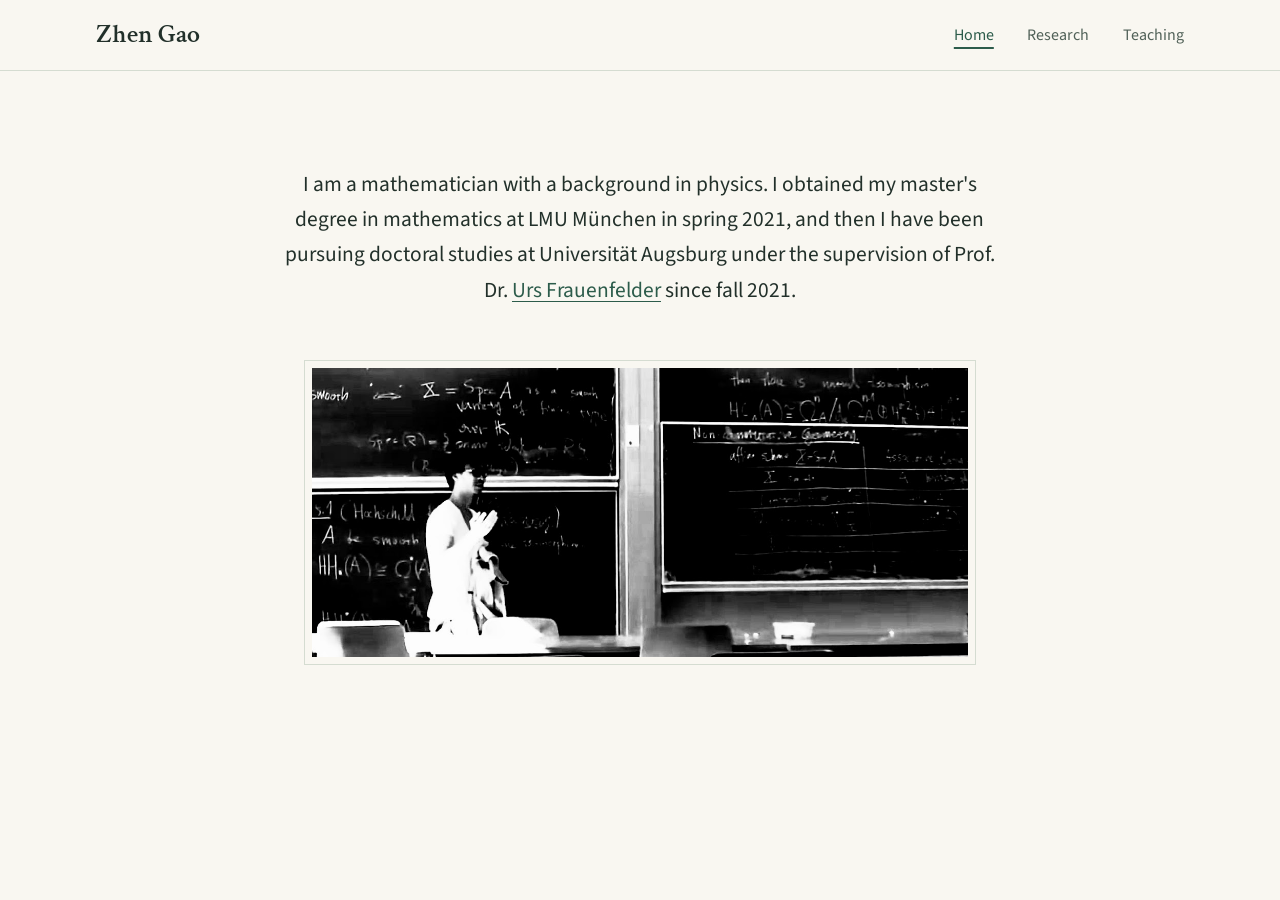
<file: index.html>
<!doctype html>
<html lang="en">
<head>
  <meta charset="utf-8">
  <meta name="viewport" content="width=device-width, initial-scale=1">
  <meta name="description" content="Academic homepage of Zhen Gao, mathematician with a background in physics.">
  <title>Zhen Gao</title>
  <link rel="canonical" href="https://tomegam.github.io/">
  <link rel="preconnect" href="https://fonts.googleapis.com">
  <link rel="preconnect" href="https://fonts.gstatic.com" crossorigin>
  <link rel="stylesheet" href="https://fonts.googleapis.com/css2?family=Crimson+Text:wght@400;600&amp;family=Source+Sans+3:wght@400..650&amp;display=swap">
  <link rel="stylesheet" href="styles.css?v=2">
</head>
<body>
  <a class="skip-link" href="#main">Skip to main content</a>
  <header class="site-header">
    <div class="wrap masthead">
      <h1 class="wordmark"><a href="index.html">Zhen Gao</a></h1>
      <nav class="site-nav" aria-label="Main navigation">
        <a href="index.html" aria-current="page">Home</a>
        <a href="research.html">Research</a>
        <a href="teaching.html">Teaching</a>
      </nav>
    </div>
  </header>
  <main id="main" class="wrap" tabindex="-1">
    <p class="intro">I am a mathematician with a background in physics. I obtained my master's degree in mathematics at LMU München in spring 2021, and then I have been pursuing doctoral studies at Universität Augsburg under the supervision of Prof. Dr. <a href="https://www.uni-augsburg.de/en/fakultaet/mntf/math/prof/geom/urs-frauenfelder/">Urs Frauenfelder</a> since fall 2021.</p>
    <figure class="portrait">
      <img src="portrait.jpg" width="1280" height="564" alt="Zhen Gao standing in front of chalkboards covered with mathematics" fetchpriority="high">
    </figure>
  </main>
</body>
</html>
</file>
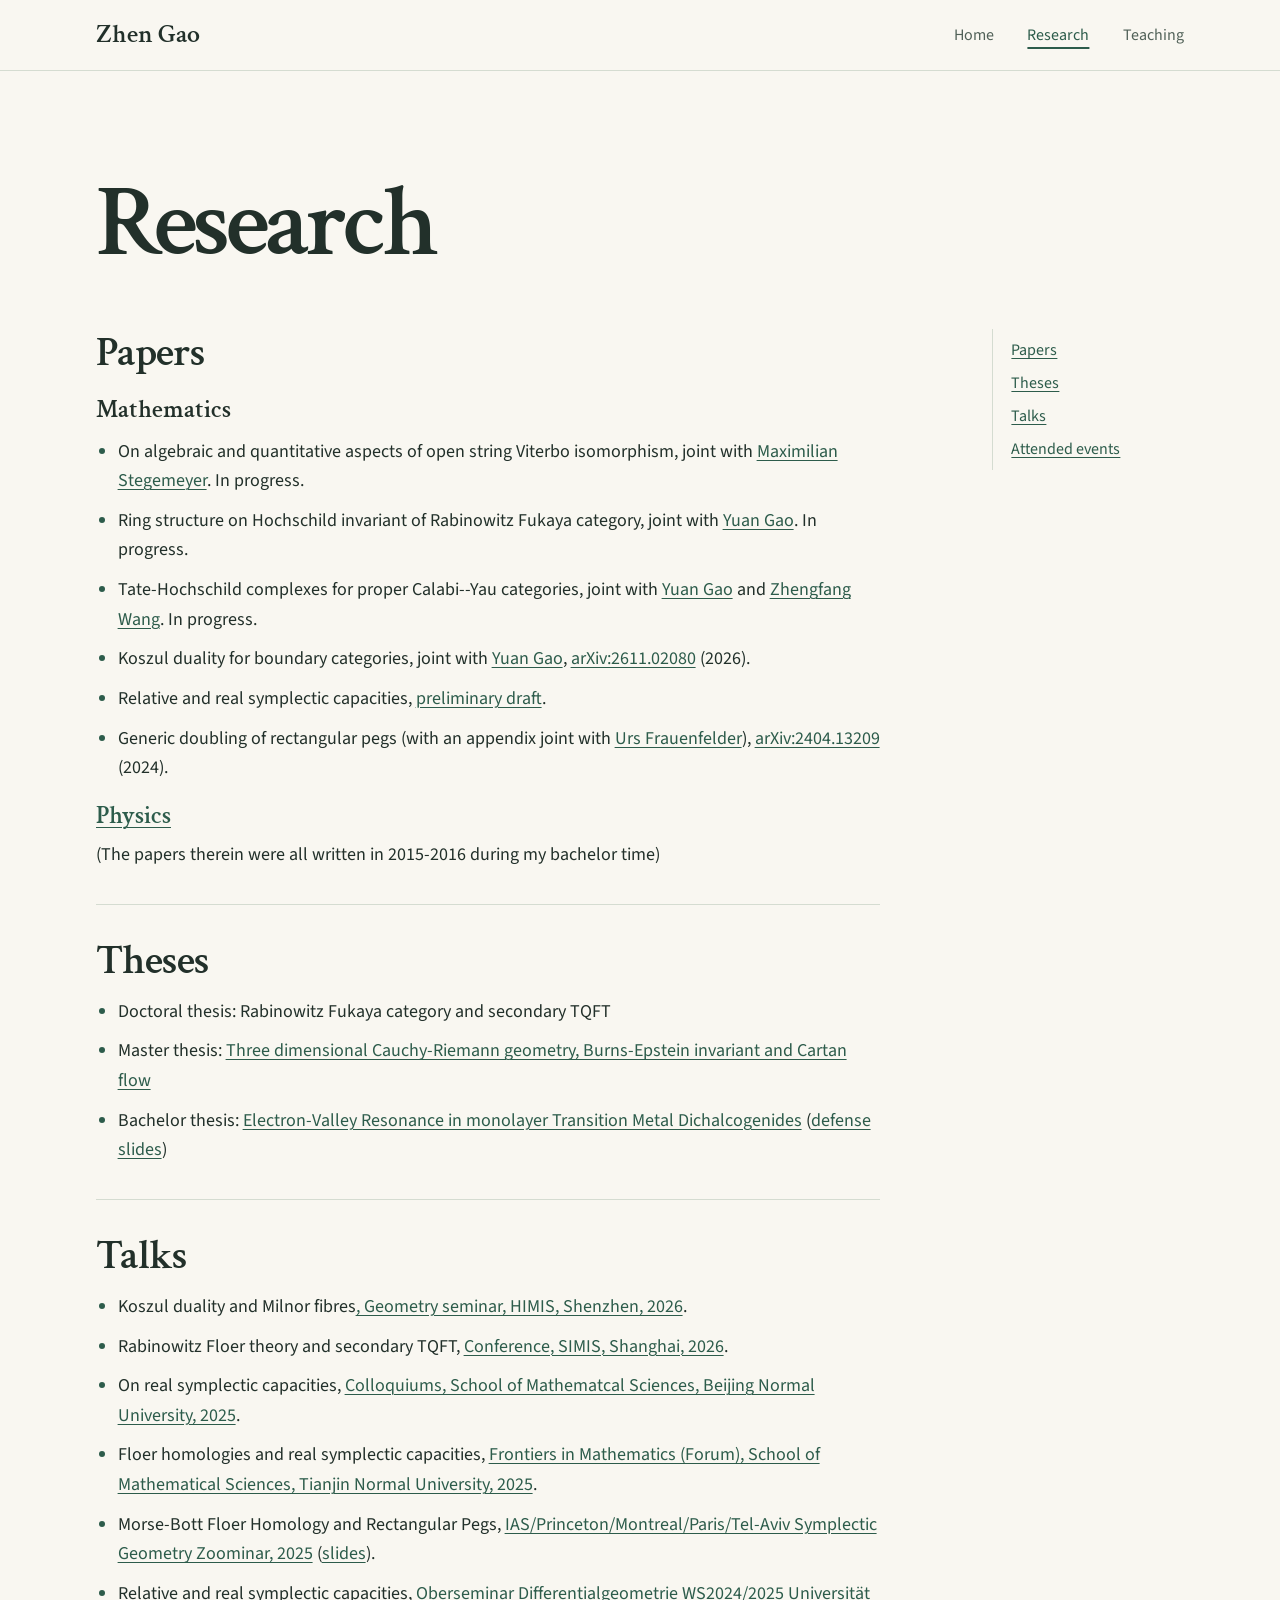
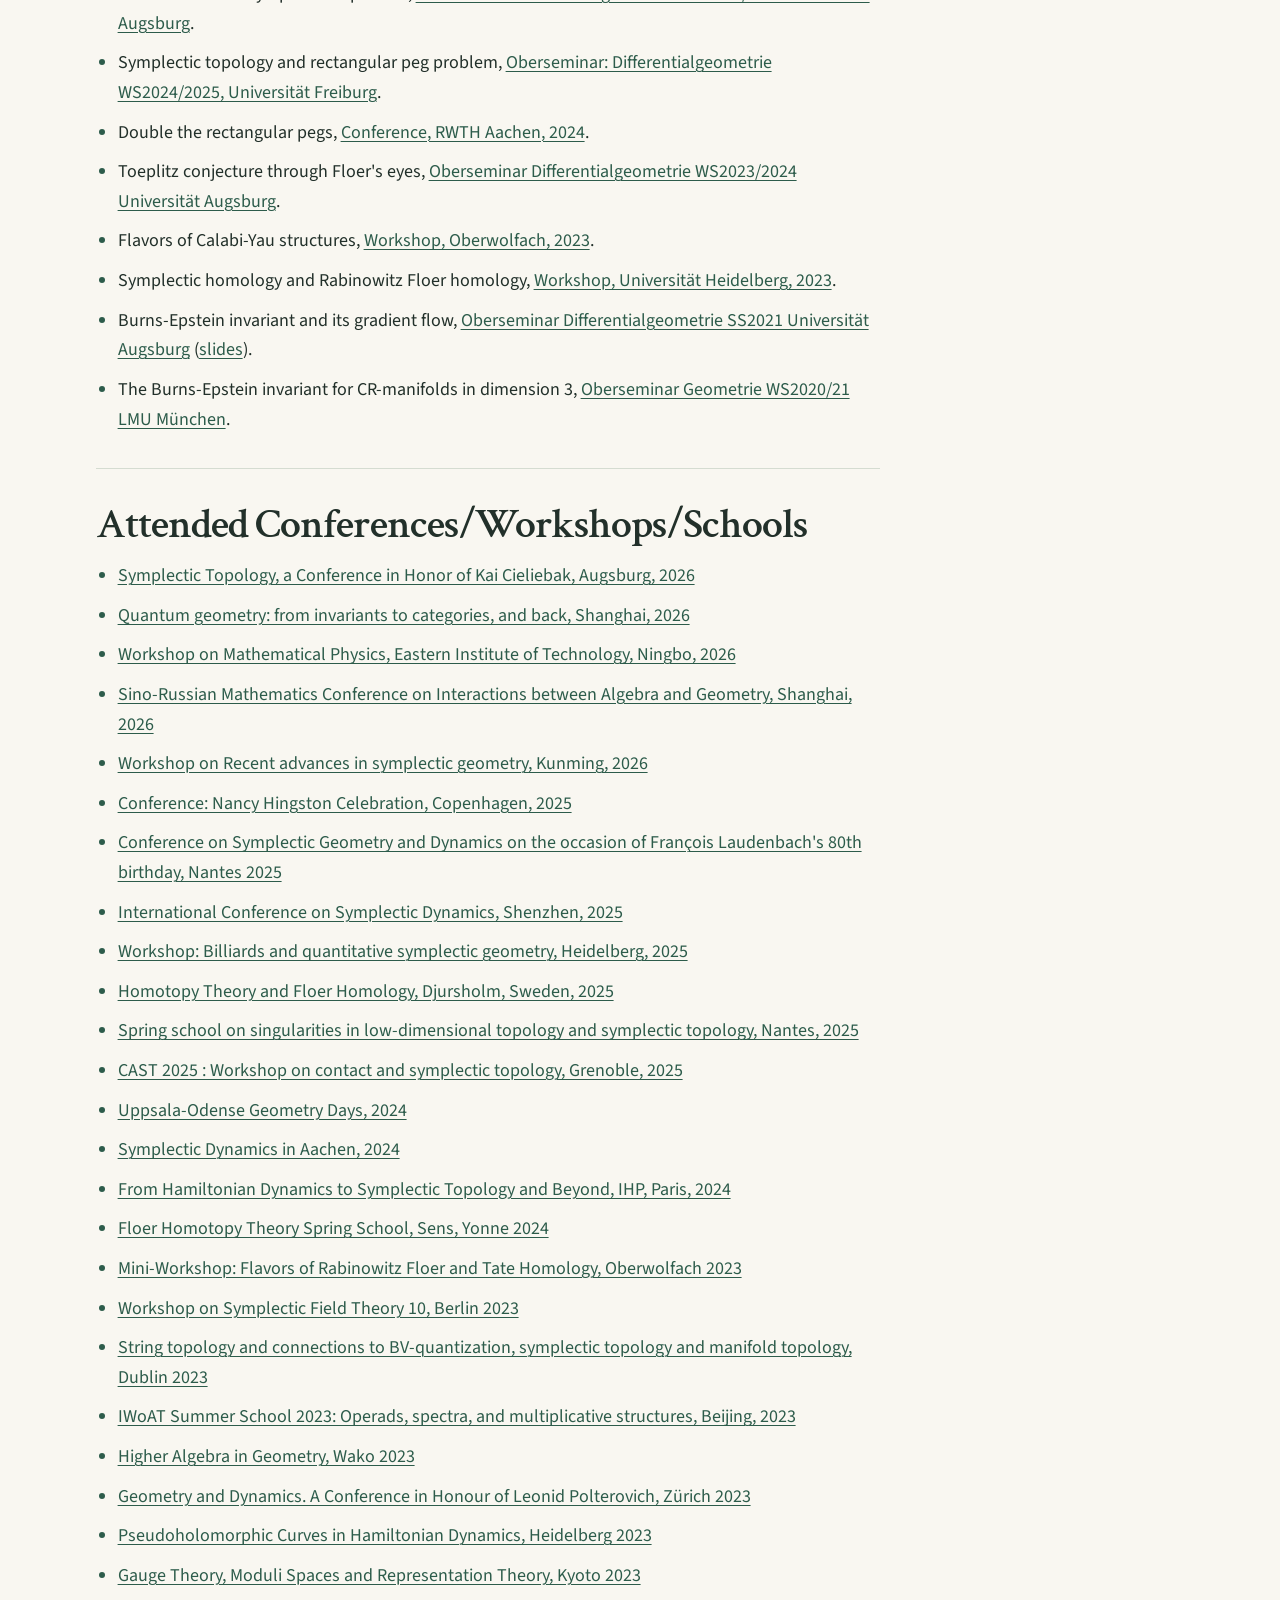
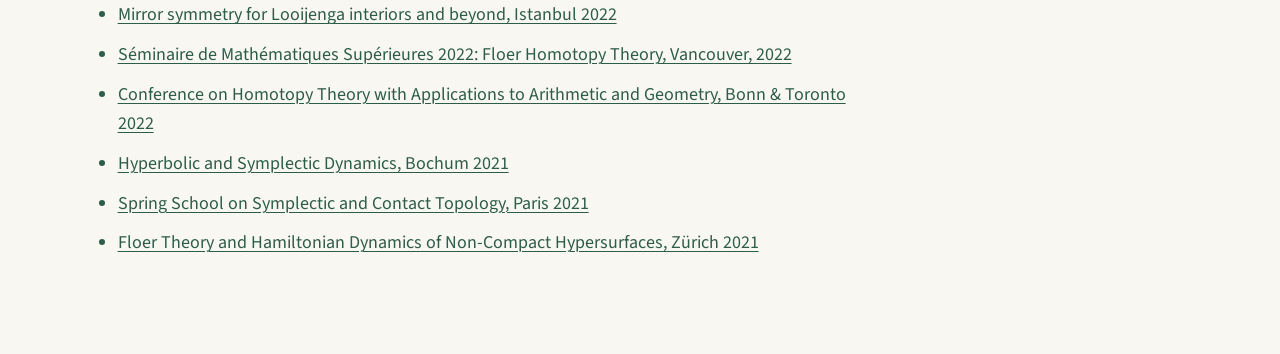
<file: research.html>
<!doctype html>
<html lang="en">
<head>
  <meta charset="utf-8">
  <meta name="viewport" content="width=device-width, initial-scale=1">
  <meta name="description" content="Mathematics and physics papers, theses, talks, and conferences from Zhen Gao.">
  <title>Research | Zhen Gao</title>
  <link rel="canonical" href="https://tomegam.github.io/research.html">
  <link rel="preconnect" href="https://fonts.googleapis.com">
  <link rel="preconnect" href="https://fonts.gstatic.com" crossorigin>
  <link rel="stylesheet" href="https://fonts.googleapis.com/css2?family=Crimson+Text:wght@400;600&amp;family=Source+Sans+3:wght@400..650&amp;display=swap">
  <link rel="stylesheet" href="styles.css">
</head>
<body>
  <a class="skip-link" href="#main">Skip to main content</a>
  <header class="site-header">
    <div class="wrap masthead">
      <a class="wordmark" href="index.html">Zhen Gao</a>
      <nav class="site-nav" aria-label="Main navigation">
        <a href="index.html">Home</a>
        <a href="research.html" aria-current="page">Research</a>
        <a href="teaching.html">Teaching</a>
      </nav>
    </div>
  </header>
  <main id="main" class="wrap" tabindex="-1">
    <h1 class="page-title">Research</h1>
    <div class="research-layout">
      <nav class="page-jump" aria-label="On this page">
        <a href="#papers">Papers</a>
        <a href="#theses">Theses</a>
        <a href="#talks">Talks</a>
        <a href="#events">Attended events</a>
      </nav>
      <div class="content">
        <section id="papers">
          <h2>Papers</h2>
          <h3>Mathematics</h3>
          <ul>
            <li>On algebraic and quantitative aspects of open string Viterbo isomorphism, joint with <a href="https://sites.google.com/view/maximilianstegemeyer/home">Maximilian Stegemeyer</a>. In progress.</li>
            <li>Ring structure on Hochschild invariant of Rabinowitz Fukaya category, joint with <a href="https://math.nju.edu.cn/en/People/Faculty/20260116/i355984.html">Yuan Gao</a>. In progress.</li>
            <li>Tate-Hochschild complexes for proper Calabi--Yau categories, joint with <a href="https://math.nju.edu.cn/en/People/Faculty/20260116/i355984.html">Yuan Gao</a> and <a href="https://math.nju.edu.cn/en/People/Faculty/20250512/i315954.html">Zhengfang Wang</a>. In progress.</li>
            <li>Koszul duality for boundary categories, joint with <a href="https://math.nju.edu.cn/en/People/Faculty/20260116/i355984.html">Yuan Gao</a>, <a href="https://arxiv.org/abs/2611.02080">arXiv:2611.02080</a> (2026).</li>
            <li>Relative and real symplectic capacities, <a href="files/relative-and-real-symplectic-capacities.pdf">preliminary draft</a>.</li>
            <li>Generic doubling of rectangular pegs (with an appendix joint with <a href="https://www.uni-augsburg.de/en/fakultaet/mntf/math/prof/geom/urs-frauenfelder/">Urs Frauenfelder</a>), <a href="https://arxiv.org/abs/2404.13209">arXiv:2404.13209</a> (2024).</li>
          </ul>
          <h3><a href="files/physics-papers-2015-2016.pdf">Physics</a></h3>
          <p>(The papers therein were all written in 2015-2016 during my bachelor time)</p>
        </section>
        <section id="theses">
          <h2>Theses</h2>
          <ul>
            <li>Doctoral thesis: Rabinowitz Fukaya category and secondary TQFT</li>
            <li>Master thesis: <a href="files/master-thesis.pdf">Three dimensional Cauchy-Riemann geometry, Burns-Epstein invariant and Cartan flow</a></li>
            <li>Bachelor thesis: <a href="files/bachelor-thesis.pdf">Electron-Valley Resonance in monolayer Transition Metal Dichalcogenides</a> (<a href="files/bachelor-thesis-defense-slides.pdf">defense slides</a>)</li>
          </ul>
        </section>
        <section id="talks">
          <h2>Talks</h2>
          <ul>
            <li>Koszul duality and Milnor fibres<a href="https://www.himis-sz.cn/huiyi_47/160.html">, Geometry seminar, HIMIS, Shenzhen, 2026</a>.</li>
            <li>Rabinowitz Floer theory and secondary TQFT, <a href="https://www.simis.cn/wp-content/uploads/2026/06/Schedule2.pdf">Conference, SIMIS, Shanghai, 2026</a>.</li>
            <li>On real symplectic capacities, <a href="https://math.bnu.edu.cn/xzbg/zwxygzbg/7acca1a8a5f14d5f9e06e2b8505718d2.htm">Colloquiums, School of Mathematcal Sciences, Beijing Normal University, 2025</a>.</li>
            <li>Floer homologies and real symplectic capacities, <a href="https://sxkx.tjnu.edu.cn/info/1120/4323.htm">Frontiers in Mathematics (Forum), School of Mathematical Sciences, Tianjin Normal University, 2025</a>.</li>
            <li>Morse-Bott Floer Homology and Rectangular Pegs, <a href="https://www.ias.edu/math/events/joint-iasprincetonmontrealparistel-aviv-symplectic-geometry-zoominar-168">IAS/Princeton/Montreal/Paris/Tel-Aviv Symplectic Geometry Zoominar, 2025</a> (<a href="files/rectangular-pegs-slides.pdf">slides</a>).</li>
            <li>Relative and real symplectic capacities, <a href="https://www.math.uni-augsburg.de/htdocs/VK/docs/2024/12/16_Mo_51_00.html">Oberseminar Differentialgeometrie WS2024/2025 Universität Augsburg</a>.</li>
            <li>Symplectic topology and rectangular peg problem, <a href="https://wochenprogramm.mathematik.uni-freiburg.de/abstract.html?l=de&amp;LetzteSeite=woche&amp;LfdNr=28&amp;Semester=WS2024-2025">Oberseminar: Differentialgeometrie WS2024/2025, Universität Freiburg</a>.</li>
            <li>Double the rectangular pegs, <a href="https://sites.google.com/view/aachen-symplectic-dynamics/titles-and-abstracts">Conference, RWTH Aachen, 2024</a>.</li>
            <li>Toeplitz conjecture through Floer's eyes, <a href="https://www.math.uni-augsburg.de/htdocs/VK/docs/2024/01/29_Mo_05_00.html">Oberseminar Differentialgeometrie WS2023/2024 Universität Augsburg</a>.</li>
            <li>Flavors of Calabi-Yau structures, <a href="https://www.mfo.de/occasion/2348c/www_view">Workshop, Oberwolfach, 2023</a>.</li>
            <li>Symplectic homology and Rabinowitz Floer homology, <a href="https://homepage.ruhr-uni-bochum.de/johanna.bimmermann/workshop.html">Workshop, Universität Heidelberg, 2023</a>.</li>
            <li>Burns-Epstein invariant and its gradient flow, <a href="https://www.math.uni-augsburg.de/htdocs/VK/docs/2021/06/28_Mo_26_00.html">Oberseminar Differentialgeometrie SS2021 Universität Augsburg</a> (<a href="files/burns-epstein-invariant-slides.pdf">slides</a>).</li>
            <li>The Burns-Epstein invariant for CR-manifolds in dimension 3, <a href="https://www.mathematik.uni-muenchen.de/~diffgeo/lehrveranstaltungen/ws2021/oberseminar.php">Oberseminar Geometrie WS2020/21 LMU München</a>.</li>
          </ul>
        </section>
        <section id="events">
          <h2>Attended Conferences/Workshops/Schools</h2>
          <ul>
            <li><a href="https://www.uni-augsburg.de/en/fakultaet/mntf/math/prof/geom/Kai60/">Symplectic Topology, a Conference in Honor of Kai Cieliebak, Augsburg, 2026</a></li>
            <li><a href="https://mathmingong.github.io/quantum-geometry-shanghaitech/">Quantum geometry: from invariants to categories, and back, Shanghai, 2026</a></li>
            <li><a href="https://math.eitech.edu.cn/2025/1009/c881a2902/page.htm">Workshop on Mathematical Physics, Eastern Institute of Technology, Ningbo, 2026</a></li>
            <li><a href="https://www.simis.cn/sino-russian-mathematics-conference-on-interactions-between-algebra-and-geometry/">Sino-Russian Mathematics Conference on Interactions between Algebra and Geometry, Shanghai, 2026</a></li>
            <li><a href="http://tianyuan.amss.ac.cn/aac/info/2026/146201.html">Workshop on Recent advances in symplectic geometry, Kunming, 2026</a></li>
            <li><a href="https://www.math.ku.dk/english/calendar/events/nancy-hingston-celebration/">Conference: Nancy Hingston Celebration, Copenhagen, 2025</a></li>
            <li><a href="https://laudenbach.sciencesconf.org/">Conference on Symplectic Geometry and Dynamics on the occasion of François Laudenbach's 80th birthday, Nantes 2025</a></li>
            <li><a href="https://icm.sustech.edu.cn/activities/detail/international-conference-on-symplectic-dynamics">International Conference on Symplectic Dynamics, Shenzhen, 2025</a></li>
            <li><a href="https://sites.google.com/view/hd-billiard-and-symplectic/home">Workshop: Billiards and quantitative symplectic geometry, Heidelberg, 2025</a></li>
            <li><a href="https://www.mittag-leffler.se/activities/homotopy-theory-and-floer-homology/">Homotopy Theory and Floer Homology, Djursholm, Sweden, 2025</a></li>
            <li><a href="https://www.lebesgue.fr/en/lowdim-symp2025">Spring school on singularities in low-dimensional topology and symplectic topology, Nantes, 2025</a></li>
            <li><a href="https://cast-2025.sciencesconf.org/?lang=fr">CAST 2025 : Workshop on contact and symplectic topology, Grenoble, 2025</a></li>
            <li><a href="https://www.uu.se/en/department/mathematics/research/geometry-and-physics/workshop-october-2024">Uppsala-Odense Geometry Days, 2024</a></li>
            <li><a href="https://sites.google.com/view/aachen-symplectic-dynamics/home-page">Symplectic Dynamics in Aachen, 2024</a></li>
            <li><a href="https://viterbo2024.sciencesconf.org/">From Hamiltonian Dynamics to Symplectic Topology and Beyond, IHP, Paris, 2024</a></li>
            <li><a href="https://amandahirschi.com/?page_id=262">Floer Homotopy Theory Spring School, Sens, Yonne 2024</a></li>
            <li><a href="https://www.mfo.de/occasion/2348c/www_view">Mini-Workshop: Flavors of Rabinowitz Floer and Tate Homology, Oberwolfach 2023</a></li>
            <li><a href="https://sites.google.com/view/sft10berlin/home">Workshop on Symplectic Field Theory 10, Berlin 2023</a></li>
            <li><a href="https://sites.google.com/view/stringtopology/home">String topology and connections to BV-quantization, symplectic topology and manifold topology, Dublin 2023</a></li>
            <li><a href="https://iwoat.github.io/school2023">IWoAT Summer School 2023: Operads, spectra, and multiplicative structures, Beijing, 2023</a></li>
            <li><a href="https://ithems.riken.jp/en/events/higher-algebra-in-geometry">Higher Algebra in Geometry, Wako 2023</a></li>
            <li><a href="https://math.ethz.ch/fim/activities/conferences/past-conferences/2023/lp60-geometry-and-dynamics-polterovich.html">Geometry and Dynamics. A Conference in Honour of Leonid Polterovich, Zürich 2023</a></li>
            <li><a href="https://homepage.ruhr-uni-bochum.de/johanna.bimmermann/workshop.html">Pseudoholomorphic Curves in Hamiltonian Dynamics, Heidelberg 2023</a></li>
            <li><a href="https://www.math.kyoto-u.ac.jp/~iritani/Nakajima60/Nakajima60_Kyoto.htm">Gauge Theory, Moduli Spaces and Representation Theory, Kyoto 2023</a></li>
            <li><a href="https://umutvg.github.io/Looijenga.html">Mirror symmetry for Looijenga interiors and beyond, Istanbul 2022</a></li>
            <li><a href="https://www.pims.math.ca/scientific-event/220711-sdms2fht">Séminaire de Mathématiques Supérieures 2022: Floer Homotopy Theory, Vancouver, 2022</a></li>
            <li><a href="http://www.fields.utoronto.ca/activities/21-22/homotopy">Conference on Homotopy Theory with Applications to Arithmetic and Geometry, Bonn &amp; Toronto 2022</a></li>
            <li><a href="https://sites.google.com/view/hyperbolic-symplectic-2021/home">Hyperbolic and Symplectic Dynamics, Bochum 2021</a></li>
            <li><a href="https://conferences.cirm-math.fr/2329.html">Spring School on Symplectic and Contact Topology, Paris 2021</a></li>
            <li><a href="https://noncompact.net/">Floer Theory and Hamiltonian Dynamics of Non-Compact Hypersurfaces, Zürich 2021</a></li>
          </ul>
        </section>
      </div>
    </div>
  </main>
</body>
</html>
</file>
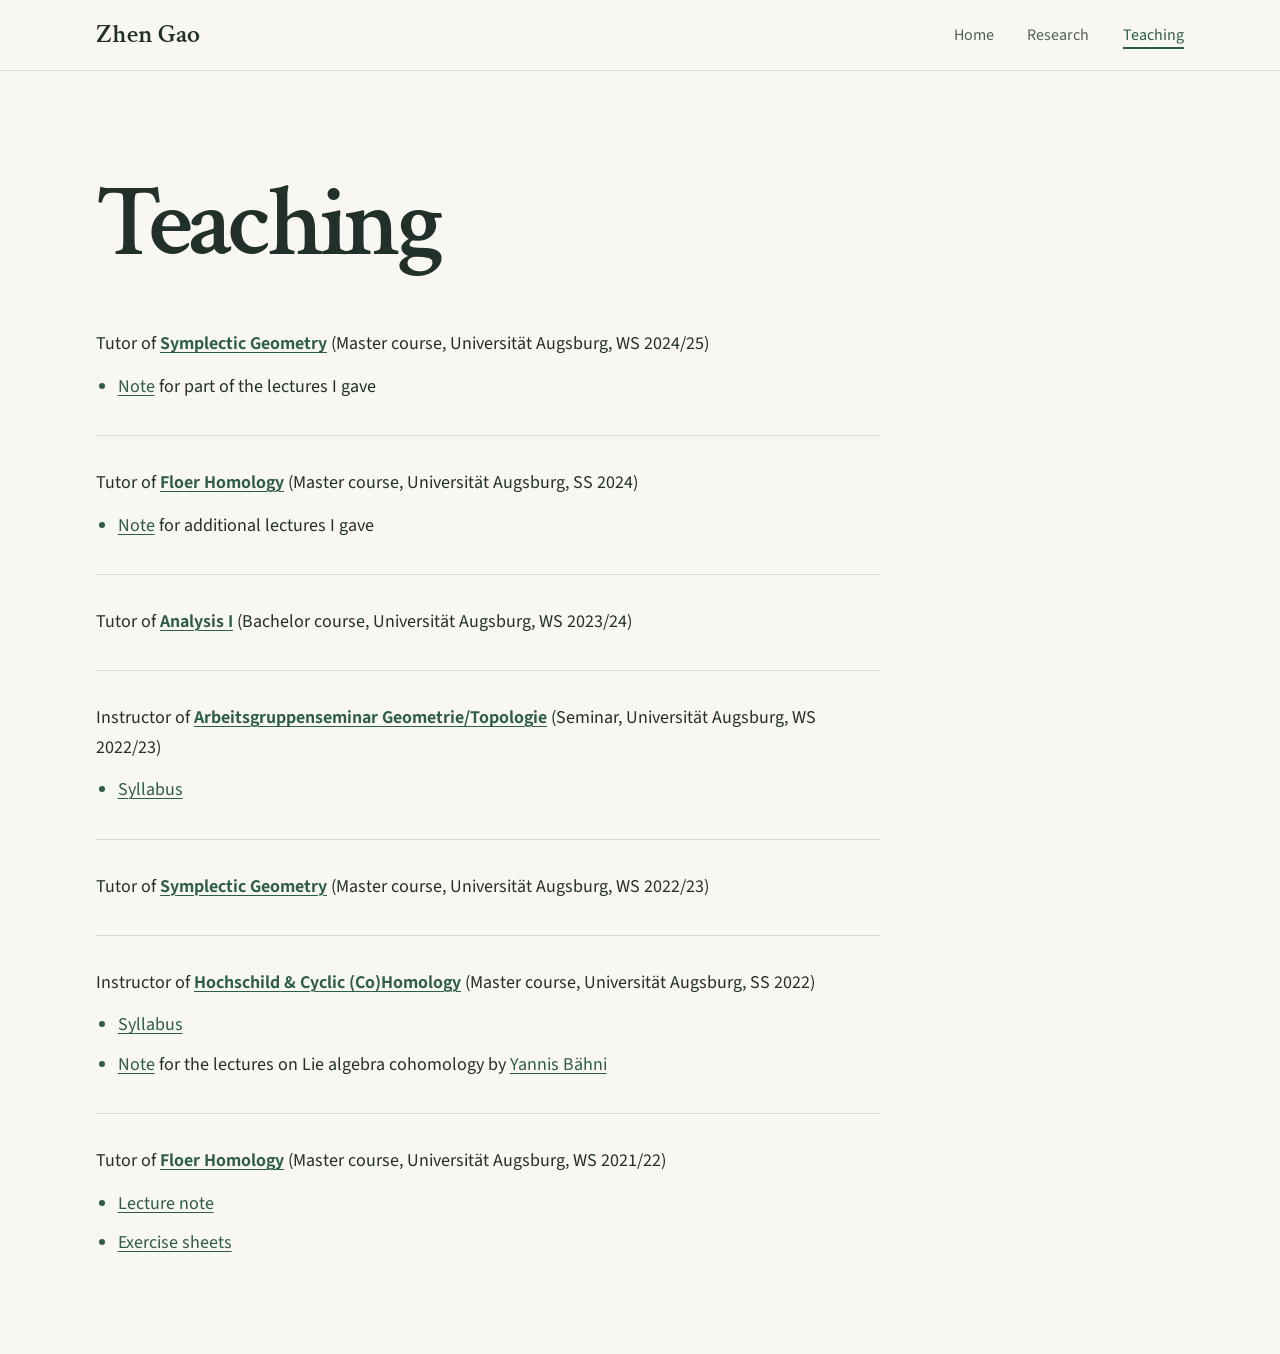
<file: teaching.html>
<!doctype html>
<html lang="en">
<head>
  <meta charset="utf-8">
  <meta name="viewport" content="width=device-width, initial-scale=1">
  <meta name="description" content="Courses taught or tutored by Zhen Gao at Universität Augsburg, with links to course materials.">
  <title>Teaching | Zhen Gao</title>
  <link rel="canonical" href="https://tomegam.github.io/teaching.html">
  <link rel="preconnect" href="https://fonts.googleapis.com">
  <link rel="preconnect" href="https://fonts.gstatic.com" crossorigin>
  <link rel="stylesheet" href="https://fonts.googleapis.com/css2?family=Crimson+Text:wght@400;600&amp;family=Source+Sans+3:wght@400..650&amp;display=swap">
  <link rel="stylesheet" href="styles.css">
</head>
<body>
  <a class="skip-link" href="#main">Skip to main content</a>
  <header class="site-header">
    <div class="wrap masthead">
      <a class="wordmark" href="index.html">Zhen Gao</a>
      <nav class="site-nav" aria-label="Main navigation">
        <a href="index.html">Home</a>
        <a href="research.html">Research</a>
        <a href="teaching.html" aria-current="page">Teaching</a>
      </nav>
    </div>
  </header>
  <main id="main" class="wrap" tabindex="-1">
    <h1 class="page-title">Teaching</h1>
    <div class="content">
      <article class="course">
        <p>Tutor of  <a href="https://digicampus.uni-augsburg.de/dispatch.php/course/details/?cid=41a159d984b9c56ecb2909e2b9c8413b">Symplectic Geometry</a> (Master course, Universität Augsburg, WS 2024/25)</p>
        <ul>
          <li><a href="files/symplectic-geometry-ws-2024-25-lecture-note.pdf">Note</a> for part of the lectures I gave</li>
        </ul>
      </article>
      <article class="course">
        <p>Tutor of <a href="https://digicampus.uni-augsburg.de/dispatch.php/course/details/?sem_id=94dd973f47be68b15906a073bd1248e9">Floer Homology</a> (Master course, Universität Augsburg, SS 2024)</p>
        <ul>
          <li><a href="files/floer-homology-ss-2024-lecture-note.pdf">Note</a> for additional lectures I gave</li>
        </ul>
      </article>
      <article class="course">
        <p>Tutor of <a href="https://digicampus.uni-augsburg.de/dispatch.php/course/details/?sem_id=879d388130f09532be57a514811fedd8">Analysis I</a> (Bachelor course, Universität Augsburg, WS 2023/24)</p>
      </article>
      <article class="course">
        <p>Instructor of  <a href="https://digicampus.uni-augsburg.de/dispatch.php/course/details/index/833f64901576320009b01513e3ea75b0">Arbeitsgruppenseminar Geometrie/Topologie</a> (Seminar, Universität Augsburg, WS 2022/23)</p>
        <ul>
          <li><a href="files/geometry-topology-seminar-ws-2022-23-syllabus.pdf">Syllabus</a></li>
        </ul>
      </article>
      <article class="course">
        <p>Tutor of  <a href="https://digicampus.uni-augsburg.de/dispatch.php/course/details/?cid=bc0afbbc79b9b7fbd66e6a89c65149d7">Symplectic Geometry</a> (Master course, Universität Augsburg, WS 2022/23)</p>
      </article>
      <article class="course">
        <p>Instructor of <a href="https://digicampus.uni-augsburg.de/dispatch.php/course/details/?sem_id=4579a3f466924ef2d00bb84f5147487f">Hochschild &amp; Cyclic (Co)Homology</a> (Master course, Universität Augsburg, SS 2022)</p>
        <ul>
          <li><a href="files/hochschild-cyclic-homology-ss-2022-syllabus.pdf">Syllabus</a></li>
          <li><a href="files/lie-algebra-cohomology-lecture-note.pdf">Note</a> for the lectures on Lie algebra cohomology by <a href="https://www.researchgate.net/profile/Yannis-Baehni">Yannis Bähni</a></li>
        </ul>
      </article>
      <article class="course">
        <p>Tutor of <a href="https://digicampus.uni-augsburg.de/dispatch.php/course/details/?sem_id=93eeb1bffd6472ca0a90cb53ec517af6">Floer Homology</a> (Master course, Universität Augsburg, WS 2021/22)</p>
        <ul>
          <li><a href="files/floer-homology-ws-2021-22-lecture-note.pdf">Lecture note</a></li>
          <li><a href="files/floer-homology-ws-2021-22-exercises.pdf">Exercise sheets</a></li>
        </ul>
      </article>
    </div>
  </main>
</body>
</html>
</file>
<file: styles.css>
:root {
  color-scheme: light;
  --paper: #f9f7f1;
  --ink: #22302a;
  --muted: #516158;
  --accent: #2d5c4b;
  --rule: #d5dcd1;
  --display: "Crimson Text", Georgia, serif;
  --body: "Source Sans 3", "Segoe UI", sans-serif;
}

*, *::before, *::after {
  box-sizing: border-box;
}

body {
  min-height: 100vh;
  margin: 0;
  display: flex;
  flex-direction: column;
  background: var(--paper);
  color: var(--ink);
  font: 1.125rem/1.65 var(--body);
}

a {
  color: var(--accent);
  text-underline-offset: .18em;
  text-decoration-thickness: .06em;
}

a:hover {
  text-decoration-thickness: .12em;
}

a:focus-visible {
  outline: 2px solid var(--accent);
  outline-offset: 4px;
  border-radius: 2px;
}

.wrap {
  width: min(68rem, calc(100% - 3rem));
  margin-inline: auto;
}

.skip-link {
  position: absolute;
  z-index: 1;
  top: 1rem;
  left: 1rem;
  padding: .45rem .85rem;
  background: var(--paper);
  transform: translateY(-200%);
}

.skip-link:focus {
  transform: none;
}

.site-header {
  border-bottom: 1px solid var(--rule);
}

.masthead {
  display: flex;
  align-items: center;
  justify-content: space-between;
  flex-wrap: wrap;
  column-gap: 2rem;
  padding-block: 1rem;
}

.wordmark {
  color: var(--ink);
  font: 600 1.65rem/1.2 var(--display);
  letter-spacing: normal;
  text-decoration: none;
}

.wordmark a {
  color: inherit;
  text-decoration: none;
}

.site-nav {
  display: flex;
  flex-wrap: wrap;
  gap: .35rem clamp(1.05rem, 3vw, 2.1rem);
}

.site-nav a {
  padding-block: .35rem;
  color: var(--muted);
  font-size: 1rem;
  text-decoration: none;
}

.site-nav a:hover,
.site-nav a[aria-current="page"] {
  color: var(--accent);
  text-decoration: underline;
  text-decoration-thickness: 2px;
  text-underline-offset: .45em;
}

main {
  flex: 1 0 auto;
  padding-block: clamp(2.75rem, 8vw, 6rem);
}

h1, h2, h3 {
  margin: 0;
  font-family: var(--display);
  font-weight: 600;
  line-height: 1.12;
  text-wrap: balance;
}

h1 {
  font-size: clamp(3.45rem, 8vw, 6.4rem);
  letter-spacing: -.045em;
}

h2 {
  font-size: clamp(1.95rem, 4vw, 2.65rem);
  letter-spacing: -.025em;
}

h3 {
  font-size: 1.55rem;
}

.intro {
  max-width: 34em;
  margin: 0 auto;
  font-size: clamp(1.14rem, 2vw, 1.34rem);
  text-align: center;
}

.portrait {
  width: min(85%, 42rem);
  margin: clamp(1.8rem, 5vw, 3.25rem) auto 0;
  padding: .42rem;
  border: 1px solid var(--rule);
}

.portrait img {
  display: block;
  width: 100%;
  height: auto;
}

.page-title {
  margin-bottom: clamp(2rem, 5vw, 3rem);
}

.research-layout {
  display: grid;
  grid-template-columns: minmax(0, 1fr) 12rem;
  gap: clamp(2rem, 7vw, 6rem);
}

.page-jump {
  grid-column: 2;
  grid-row: 1;
  align-self: start;
  display: grid;
  gap: .4rem;
  padding: .5rem 0 .5rem 1.15rem;
  border-left: 1px solid var(--rule);
  font-size: 1rem;
}

.content {
  max-width: 49rem;
  min-width: 0;
}

.content section {
  scroll-margin-top: 1.5rem;
}

.content section + section,
.course + .course {
  margin-top: 2.1rem;
  padding-top: 2rem;
  border-top: 1px solid var(--rule);
}

.content h3 {
  margin-top: 1.2rem;
}

.content p {
  margin-block: .65rem 0;
}

.content ul {
  margin-block: .8rem 0;
  padding-left: 1.35rem;
}

.content li + li {
  margin-top: .62rem;
}

.content li::marker {
  color: var(--accent);
}

.course > p:first-child {
  margin-top: 0;
}

.course > p:first-child a {
  font-weight: 650;
}

@media (max-width: 52rem) {
  .research-layout {
    grid-template-columns: minmax(0, 1fr);
    gap: 1.8rem;
  }

  .page-jump {
    grid-column: 1;
    display: flex;
    flex-wrap: wrap;
    gap: .5rem 1.15rem;
  }
}

@media (max-width: 42rem) {
  .wrap {
    width: calc(100% - 2rem);
  }

  .masthead {
    row-gap: .45rem;
  }
}
</file>
